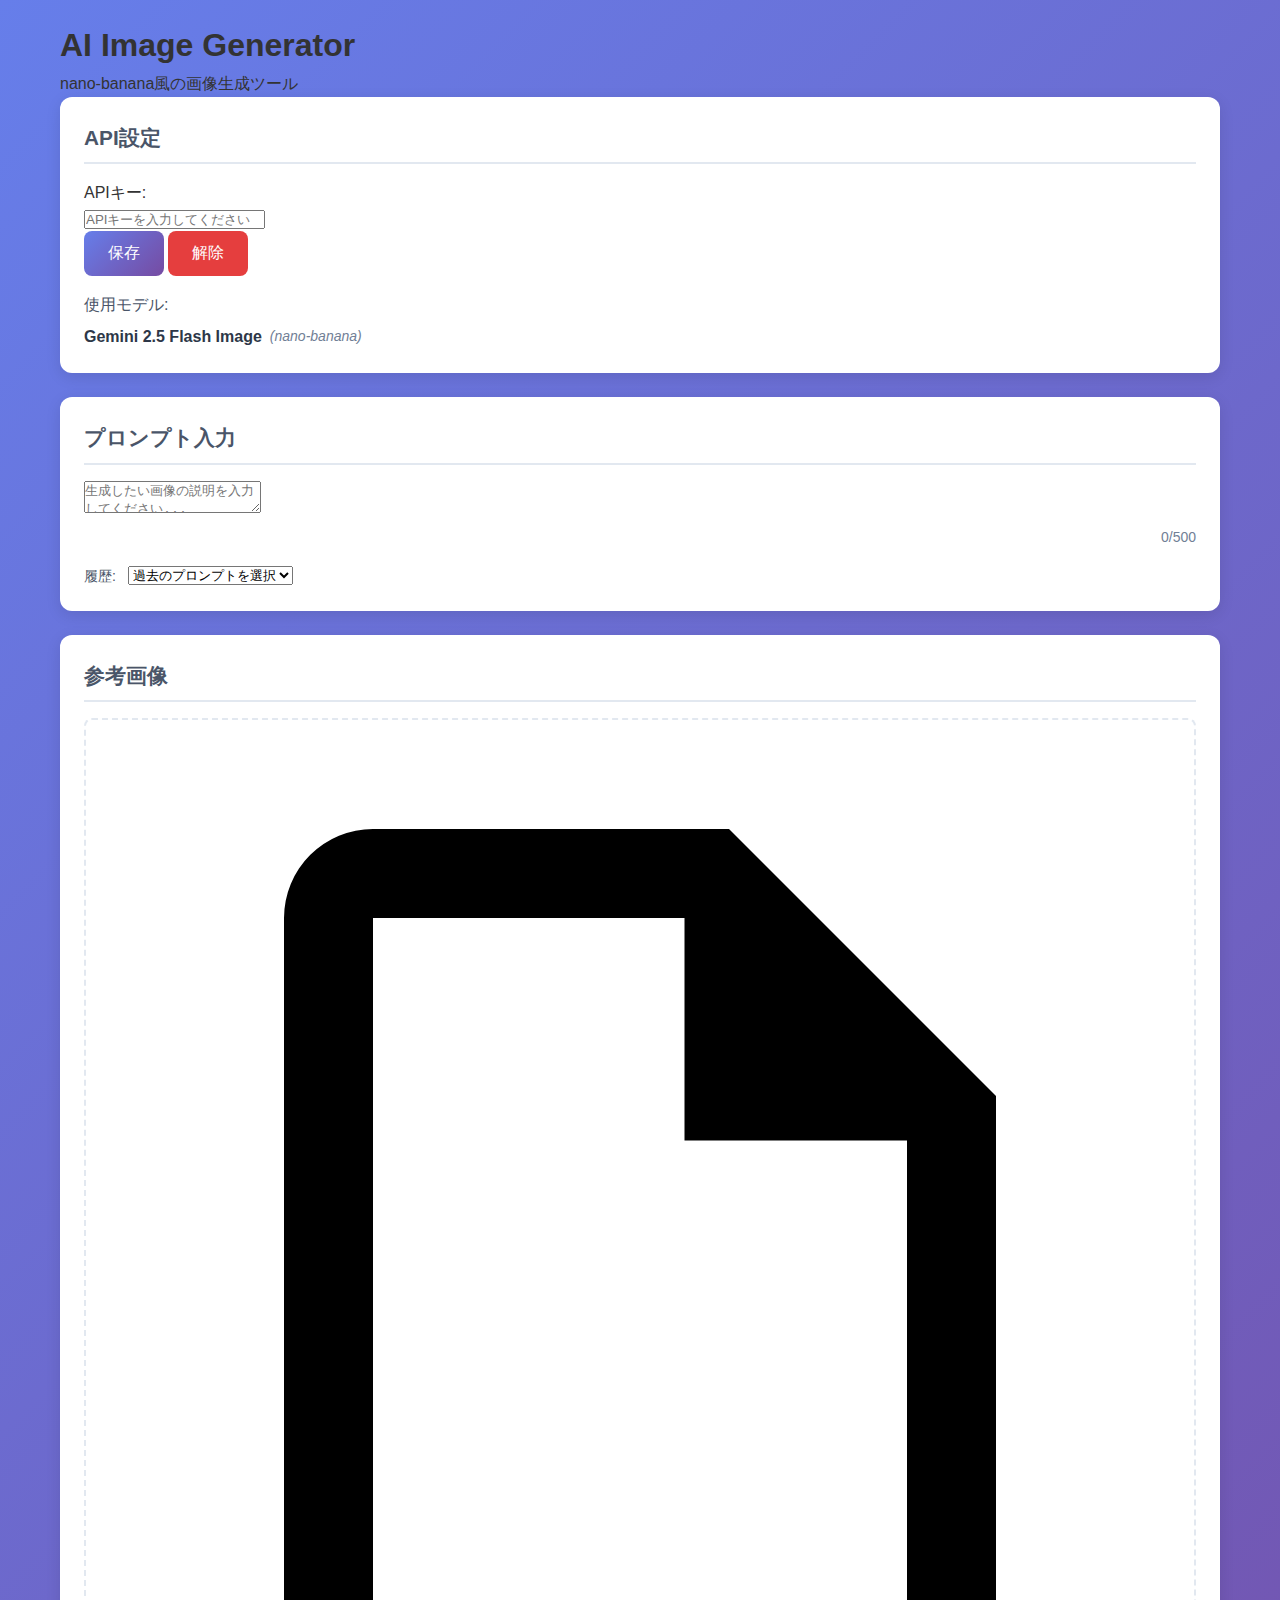
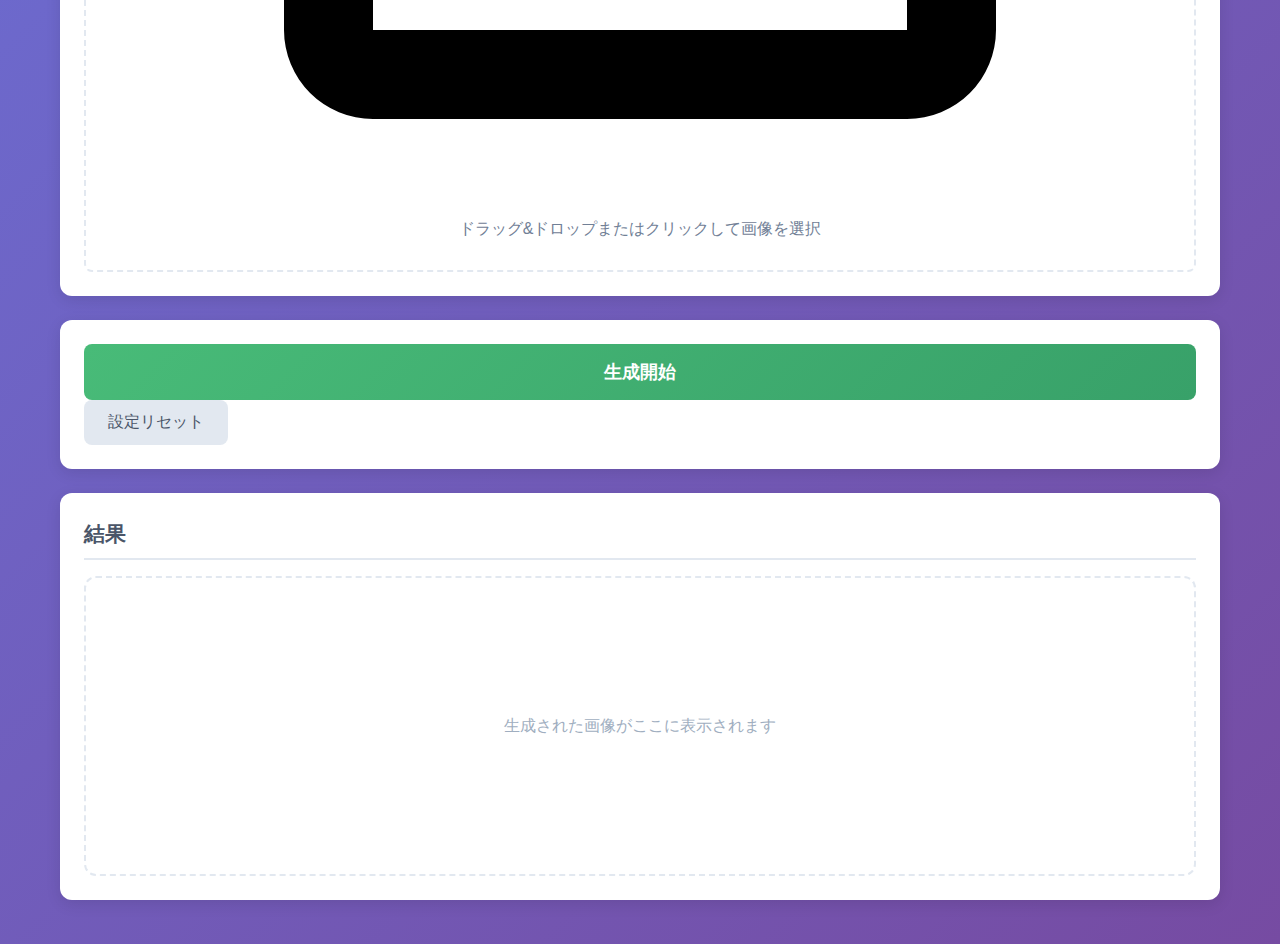
<file: index.html>
<!DOCTYPE html>
<html lang="ja">
<head>
    <meta charset="UTF-8">
    <meta name="viewport" content="width=device-width, initial-scale=1.0">
    <title>AI Image Generator</title>
    <link rel="stylesheet" href="css/style.css">
</head>
<body>
    <div class="container">
        <header>
            <h1>AI Image Generator</h1>
            <p class="subtitle">nano-banana風の画像生成ツール</p>
        </header>

        <main>
            <!-- API設定セクション -->
            <section class="section api-config">
                <h2>API設定</h2>
                <div class="form-group">
                    <label for="api-key">APIキー:</label>
                    <div class="api-input-container">
                        <input type="password" id="api-key" placeholder="APIキーを入力してください">
                        <div id="api-status" class="api-status hidden">
                            <span class="status-icon">✓</span>
                            <span class="status-text">設定済み</span>
                        </div>
                    </div>
                    <div class="api-buttons">
                        <button id="save-config" class="btn btn-primary">保存</button>
                        <button id="clear-config" class="btn btn-danger">解除</button>
                    </div>
                </div>
                <div class="model-info">
                    <label>使用モデル:</label>
                    <div class="model-display">
                        <strong>Gemini 2.5 Flash Image</strong>
                        <span class="model-nickname">(nano-banana)</span>
                    </div>
                </div>
            </section>

            <!-- プロンプト入力セクション -->
            <section class="section prompt-input">
                <h2>プロンプト入力</h2>
                <div class="form-group">
                    <textarea id="prompt-text" placeholder="生成したい画像の説明を入力してください..."></textarea>
                    <div class="char-counter">
                        <span id="char-count">0</span>/500
                    </div>
                </div>
                <div class="prompt-history">
                    <label>履歴:</label>
                    <select id="prompt-history-select">
                        <option value="">過去のプロンプトを選択</option>
                    </select>
                </div>
            </section>

            <!-- 参考画像入力セクション -->
            <section class="section reference-image">
                <h2>参考画像</h2>
                <div class="image-upload-area" id="image-upload">
                    <div class="upload-placeholder">
                        <svg class="upload-icon" viewBox="0 0 24 24">
                            <path d="M14,2H6A2,2 0 0,0 4,4V20A2,2 0 0,0 6,22H18A2,2 0 0,0 20,20V8L14,2M18,20H6V4H13V9H18V20Z" />
                        </svg>
                        <p>ドラッグ&ドロップまたはクリックして画像を選択</p>
                    </div>
                    <input type="file" id="file-input" accept="image/*" hidden>
                </div>
                <div id="image-preview" class="image-preview hidden">
                    <img id="preview-img" alt="プレビュー">
                    <button id="remove-image" class="btn btn-danger">削除</button>
                </div>
            </section>

            <!-- 制御ボタン -->
            <section class="section controls">
                <button id="generate-btn" class="btn btn-generate">生成開始</button>
                <button id="reset-btn" class="btn btn-secondary">設定リセット</button>
            </section>

            <!-- 結果表示セクション -->
            <section class="section result">
                <h2>結果</h2>
                <div id="result-area" class="result-area">
                    <div class="result-placeholder">
                        <p>生成された画像がここに表示されます</p>
                    </div>
                </div>
                <div id="result-controls" class="result-controls hidden">
                    <button id="download-btn" class="btn btn-primary">ダウンロード</button>
                    <button id="regenerate-btn" class="btn btn-secondary">再生成</button>
                </div>
            </section>

            <!-- ローディング表示 -->
            <div id="loading" class="loading hidden">
                <div class="spinner"></div>
                <p>画像を生成中...</p>
            </div>
        </main>
    </div>

    <script src="js/app.js"></script>
</body>
</html>
</file>
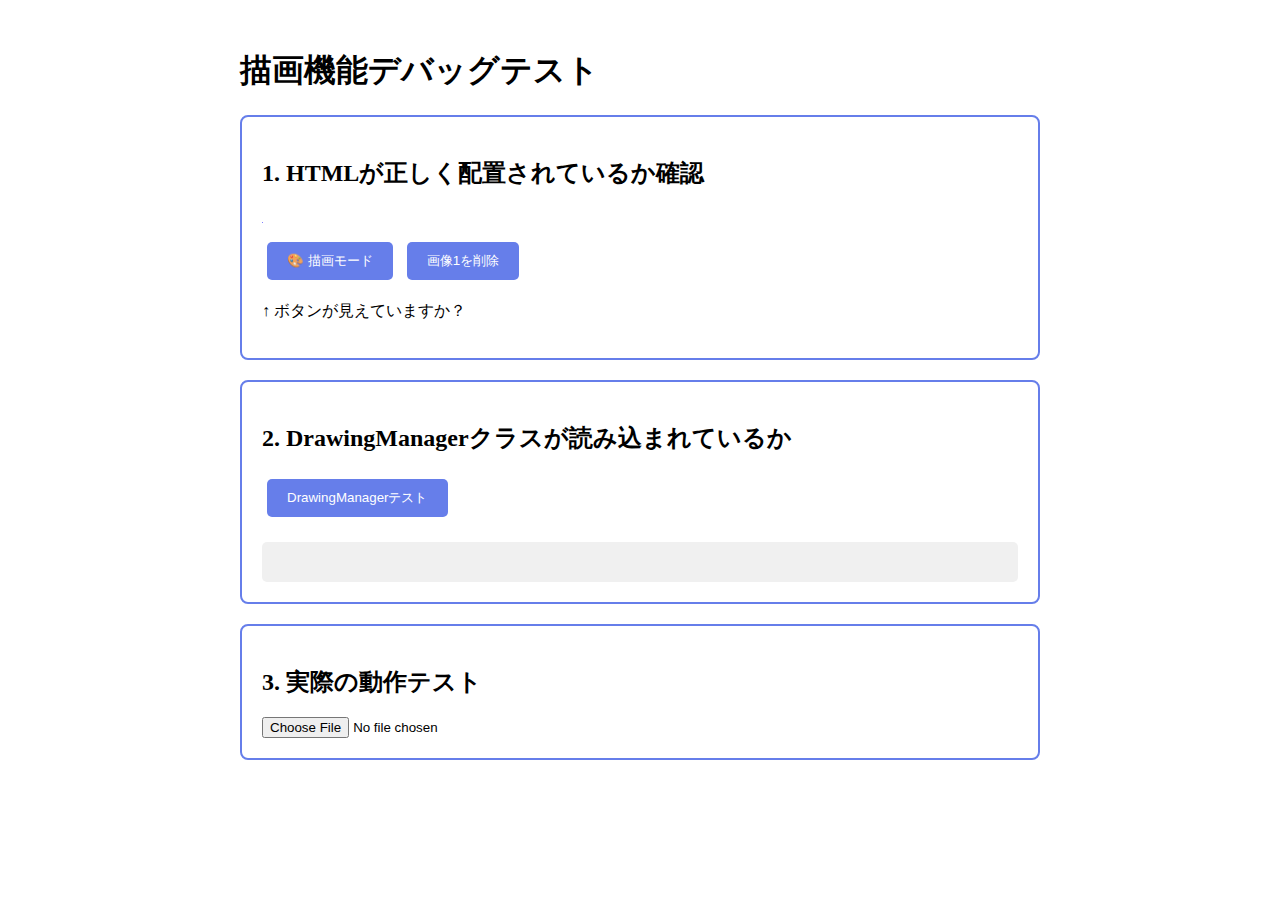
<file: test-drawing.html>
<!DOCTYPE html>
<html lang="ja">
<head>
    <meta charset="UTF-8">
    <title>描画機能テスト</title>
    <style>
        .container { max-width: 800px; margin: 0 auto; padding: 20px; }
        .test-section { margin: 20px 0; padding: 20px; border: 2px solid #667eea; border-radius: 8px; }
        .btn { padding: 10px 20px; margin: 5px; cursor: pointer; background: #667eea; color: white; border: none; border-radius: 5px; }
        .btn:hover { background: #5a67d8; }
        .hidden { display: none !important; }
        .image-preview { margin-top: 20px; }
        .image-controls { margin-top: 10px; }
        #test-result { margin-top: 20px; padding: 20px; background: #f0f0f0; border-radius: 5px; }
    </style>
</head>
<body>
    <div class="container">
        <h1>描画機能デバッグテスト</h1>

        <div class="test-section">
            <h2>1. HTMLが正しく配置されているか確認</h2>
            <div id="image-preview-1" class="image-preview">
                <div class="image-canvas-container">
                    <img id="preview-img-1" alt="テスト画像" src="[data-uri]">
                    <canvas id="drawing-canvas-1" class="drawing-canvas hidden"></canvas>
                </div>
                <div class="image-controls">
                    <button id="toggle-drawing-1" class="btn btn-secondary">🎨 描画モード</button>
                    <button id="remove-image-1" class="btn btn-secondary">画像1を削除</button>
                </div>
            </div>
            <p>↑ ボタンが見えていますか？</p>
        </div>

        <div class="test-section">
            <h2>2. DrawingManagerクラスが読み込まれているか</h2>
            <button onclick="testDrawingManager()" class="btn">DrawingManagerテスト</button>
            <div id="test-result"></div>
        </div>

        <div class="test-section">
            <h2>3. 実際の動作テスト</h2>
            <input type="file" id="test-file" accept="image/*">
            <div id="test-preview" class="hidden">
                <img id="test-img" style="max-width: 300px;">
                <div class="image-controls">
                    <button id="test-toggle" class="btn">🎨 描画モード</button>
                </div>
            </div>
        </div>
    </div>

    <script src="js/drawing.js"></script>
    <script>
        function testDrawingManager() {
            const result = document.getElementById('test-result');
            try {
                if (typeof DrawingManager !== 'undefined') {
                    result.innerHTML = '<span style="color: green;">✅ DrawingManagerクラスが存在します</span>';

                    // 実際に初期化してみる
                    const manager = new DrawingManager(1);
                    result.innerHTML += '<br><span style="color: green;">✅ DrawingManagerが初期化できました</span>';
                } else {
                    result.innerHTML = '<span style="color: red;">❌ DrawingManagerクラスが見つかりません</span>';
                }
            } catch (error) {
                result.innerHTML = '<span style="color: red;">❌ エラー: ' + error.message + '</span>';
            }
        }

        // ファイルアップロードテスト
        document.getElementById('test-file').addEventListener('change', (e) => {
            const file = e.target.files[0];
            if (file) {
                const reader = new FileReader();
                reader.onload = (e) => {
                    document.getElementById('test-img').src = e.target.result;
                    document.getElementById('test-preview').classList.remove('hidden');
                };
                reader.readAsDataURL(file);
            }
        });

        // 描画モードボタンテスト
        document.getElementById('test-toggle').addEventListener('click', () => {
            alert('描画モードボタンがクリックされました！');
        });

        // ページ読み込み時の自動チェック
        window.addEventListener('load', () => {
            console.log('DrawingManager存在チェック:', typeof DrawingManager !== 'undefined');
            console.log('描画モードボタン要素:', document.getElementById('toggle-drawing-1'));
        });
    </script>
</body>
</html>
</file>
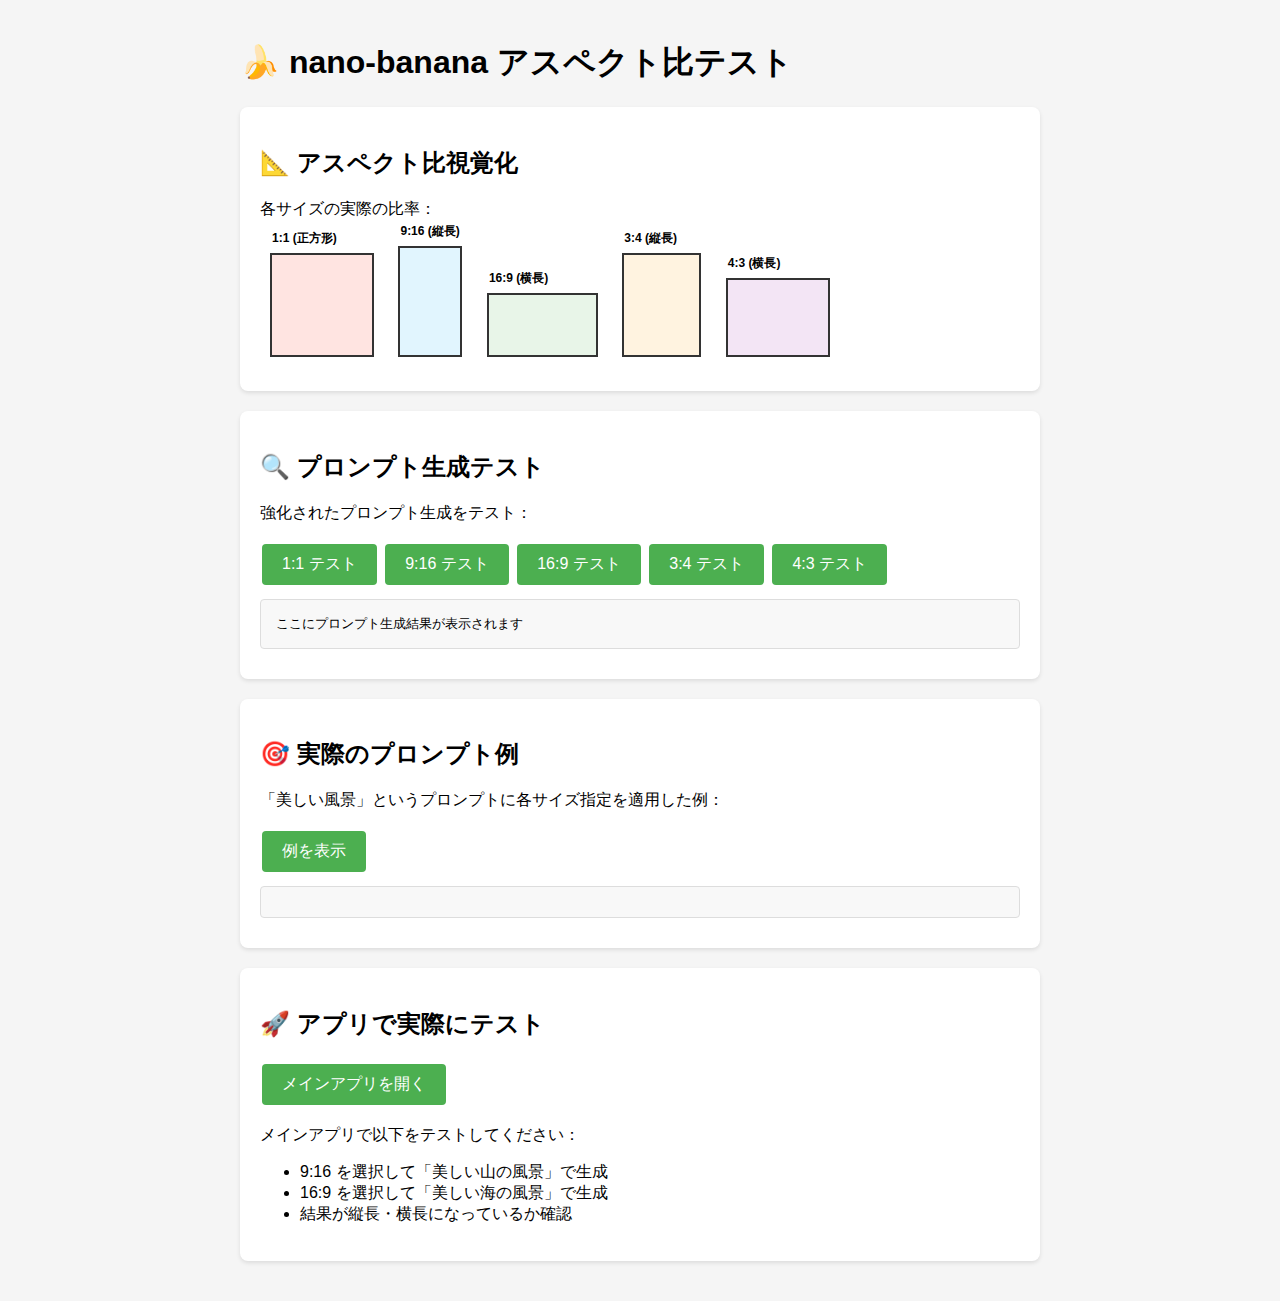
<file: test-size.html>
<!DOCTYPE html>
<html lang="ja">
<head>
    <meta charset="UTF-8">
    <meta name="viewport" content="width=device-width, initial-scale=1.0">
    <title>アスペクト比テスト - nano-banana</title>
    <style>
        body {
            font-family: Arial, sans-serif;
            max-width: 800px;
            margin: 0 auto;
            padding: 20px;
            background-color: #f5f5f5;
        }
        .test-section {
            background: white;
            padding: 20px;
            margin: 20px 0;
            border-radius: 8px;
            box-shadow: 0 2px 4px rgba(0,0,0,0.1);
        }
        .test-button {
            background-color: #4CAF50;
            border: none;
            color: white;
            padding: 10px 20px;
            text-align: center;
            text-decoration: none;
            display: inline-block;
            font-size: 16px;
            margin: 4px 2px;
            cursor: pointer;
            border-radius: 4px;
        }
        .test-output {
            background-color: #f8f8f8;
            border: 1px solid #ddd;
            padding: 15px;
            margin: 10px 0;
            border-radius: 4px;
            font-family: monospace;
            white-space: pre-wrap;
        }
        .size-example {
            display: inline-block;
            border: 2px solid #333;
            margin: 10px;
            position: relative;
        }
        .size-label {
            position: absolute;
            top: -25px;
            left: 0;
            font-size: 12px;
            font-weight: bold;
        }
        .square { width: 100px; height: 100px; background-color: #FFE4E1; }
        .portrait-916 { width: 60px; height: 107px; background-color: #E1F5FE; }
        .landscape-169 { width: 107px; height: 60px; background-color: #E8F5E8; }
        .portrait-34 { width: 75px; height: 100px; background-color: #FFF3E0; }
        .landscape-43 { width: 100px; height: 75px; background-color: #F3E5F5; }
    </style>
</head>
<body>
    <h1>🍌 nano-banana アスペクト比テスト</h1>

    <div class="test-section">
        <h2>📐 アスペクト比視覚化</h2>
        <p>各サイズの実際の比率：</p>

        <div class="size-example">
            <div class="size-label">1:1 (正方形)</div>
            <div class="square"></div>
        </div>

        <div class="size-example">
            <div class="size-label">9:16 (縦長)</div>
            <div class="portrait-916"></div>
        </div>

        <div class="size-example">
            <div class="size-label">16:9 (横長)</div>
            <div class="landscape-169"></div>
        </div>

        <div class="size-example">
            <div class="size-label">3:4 (縦長)</div>
            <div class="portrait-34"></div>
        </div>

        <div class="size-example">
            <div class="size-label">4:3 (横長)</div>
            <div class="landscape-43"></div>
        </div>
    </div>

    <div class="test-section">
        <h2>🔍 プロンプト生成テスト</h2>
        <p>強化されたプロンプト生成をテスト：</p>

        <button class="test-button" onclick="testSizePrompt('1:1')">1:1 テスト</button>
        <button class="test-button" onclick="testSizePrompt('9:16')">9:16 テスト</button>
        <button class="test-button" onclick="testSizePrompt('16:9')">16:9 テスト</button>
        <button class="test-button" onclick="testSizePrompt('3:4')">3:4 テスト</button>
        <button class="test-button" onclick="testSizePrompt('4:3')">4:3 テスト</button>

        <div id="test-output" class="test-output">ここにプロンプト生成結果が表示されます</div>
    </div>

    <div class="test-section">
        <h2>🎯 実際のプロンプト例</h2>
        <p>「美しい風景」というプロンプトに各サイズ指定を適用した例：</p>
        <button class="test-button" onclick="showRealExample()">例を表示</button>
        <div id="example-output" class="test-output"></div>
    </div>

    <div class="test-section">
        <h2>🚀 アプリで実際にテスト</h2>
        <p><a href="index.html" class="test-button">メインアプリを開く</a></p>
        <p>メインアプリで以下をテストしてください：</p>
        <ul>
            <li>9:16 を選択して「美しい山の風景」で生成</li>
            <li>16:9 を選択して「美しい海の風景」で生成</li>
            <li>結果が縦長・横長になっているか確認</li>
        </ul>
    </div>

    <script>
        // テスト用のgetSizePrompt関数（実装から複製）
        function getSizePrompt(sizeRatio) {
            switch(sizeRatio) {
                case '1:1':
                    return {
                        prefix: '[Square Format 1:1] ',
                        suffix: ' Create this as a perfect square composition in 1:1 aspect ratio format. Square image only.'
                    };
                case '9:16':
                    return {
                        prefix: '[Vertical Portrait 9:16] ',
                        suffix: ' Create this as a tall vertical portrait in 9:16 aspect ratio format. Use portrait orientation with height significantly greater than width. Tall format only.'
                    };
                case '16:9':
                    return {
                        prefix: '[Horizontal Landscape 16:9] ',
                        suffix: ' Create this as a wide horizontal landscape in 16:9 aspect ratio format. Use landscape orientation with width significantly greater than height. Wide format only.'
                    };
                case '4:3':
                    return {
                        prefix: '[Horizontal 4:3] ',
                        suffix: ' Create this as a horizontal landscape in 4:3 aspect ratio format. Landscape orientation with traditional photography proportions.'
                    };
                case '3:4':
                    return {
                        prefix: '[Vertical Portrait 3:4] ',
                        suffix: ' Create this as a vertical portrait in 3:4 aspect ratio format. Portrait orientation with classic photography proportions.'
                    };
                default:
                    return {
                        prefix: '[Square Format 1:1] ',
                        suffix: ' Create this as a perfect square composition in 1:1 aspect ratio format. Square image only.'
                    };
            }
        }

        function testSizePrompt(sizeRatio) {
            const sizePrompt = getSizePrompt(sizeRatio);
            const testPrompt = "美しい自然の風景";
            const enhancedPrompt = `${sizePrompt.prefix}${testPrompt}${sizePrompt.suffix}`;

            const output = document.getElementById('test-output');
            output.textContent =
`🎯 サイズ: ${sizeRatio}
📝 元のプロンプト: "${testPrompt}"
🔢 プリフィックス: "${sizePrompt.prefix}"
🔚 サフィックス: "${sizePrompt.suffix}"

✨ 最終プロンプト:
"${enhancedPrompt}"`;
        }

        function showRealExample() {
            const examples = {
                '1:1': getSizePrompt('1:1'),
                '9:16': getSizePrompt('9:16'),
                '16:9': getSizePrompt('16:9'),
                '3:4': getSizePrompt('3:4'),
                '4:3': getSizePrompt('4:3')
            };

            const basePrompt = "美しい風景";
            let output = "基本プロンプト: \"" + basePrompt + "\"\n\n";

            for (const [size, prompt] of Object.entries(examples)) {
                const enhanced = `${prompt.prefix}${basePrompt}${prompt.suffix}`;
                output += `【${size}】\n"${enhanced}"\n\n`;
            }

            document.getElementById('example-output').textContent = output;
        }
    </script>
</body>
</html>
</file>
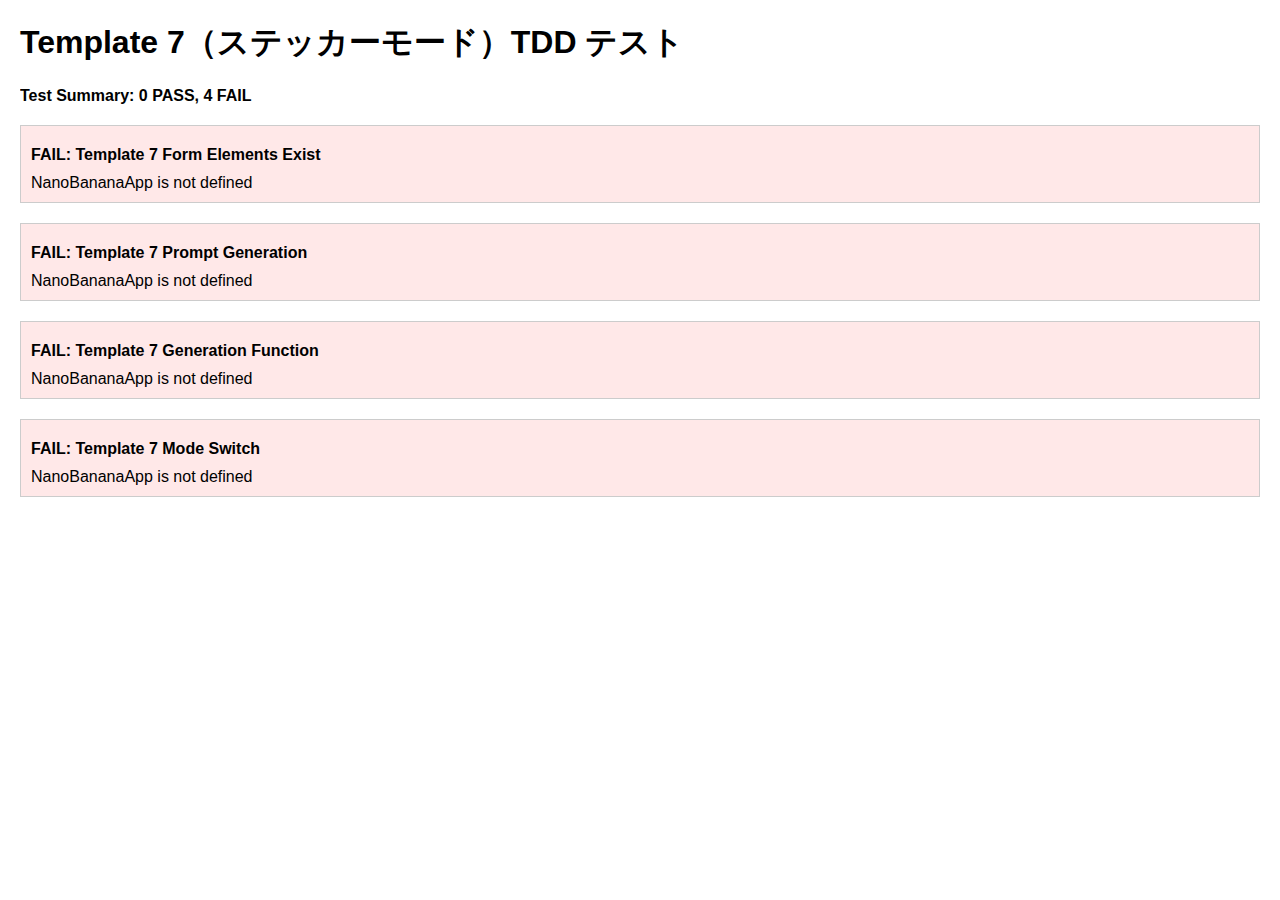
<file: test-template7.html>
<!DOCTYPE html>
<html lang="ja">
<head>
    <meta charset="UTF-8">
    <meta name="viewport" content="width=device-width, initial-scale=1.0">
    <title>Template 7 TDD Tests</title>
    <style>
        body { font-family: Arial, sans-serif; margin: 20px; }
        .test-section { margin: 20px 0; padding: 10px; border: 1px solid #ccc; }
        .test-pass { background-color: #e8f5e8; }
        .test-fail { background-color: #ffe8e8; }
        .test-result { font-weight: bold; margin: 10px 0; }
        .hidden { display: none !important; }
    </style>
</head>
<body>
    <h1>Template 7（ステッカーモード）TDD テスト</h1>

    <div id="test-results"></div>

    <!-- テスト用のダミーHTMLエレメント -->
    <div style="display: none;">
        <!-- mode-tab要素追加 -->
        <button class="mode-tab" data-mode="template7">Template 7</button>

        <!-- switchModeが参照する他の要素も追加 -->
        <div class="prompt-section hidden"></div>
        <div class="template5-form hidden"></div>
        <div class="template6-form hidden"></div>

        <select id="t7-style">
            <option value="kawaii">Kawaii</option>
            <option value="minimal">Minimal</option>
        </select>
        <input id="t7-subject" type="text" value="cat">
        <input id="t7-characteristics" type="text" value="orange, sitting">
        <select id="t7-background">
            <option value="transparent">Transparent</option>
            <option value="solid">Solid Color</option>
        </select>
        <textarea id="t7-preview"></textarea>
        <button id="generate-template7">Generate</button>

        <!-- モード切り替えテスト用の要素 -->
        <section class="section template7-form hidden">
            <h2>🏷️ ステッカーモード</h2>
            <!-- テスト用の最小構成 -->
        </section>
    </div>

    <script src="js/app.js"></script>
    <script>
        // TDD Red段階：失敗するテストケース

        let testResults = [];

        function runTest(testName, testFunction) {
            try {
                const result = testFunction();
                if (result) {
                    testResults.push({ name: testName, status: 'PASS', message: result });
                } else {
                    testResults.push({ name: testName, status: 'FAIL', message: 'Test returned false' });
                }
            } catch (error) {
                testResults.push({ name: testName, status: 'FAIL', message: error.message });
            }
        }

        // テスト1: Template 7フォーム要素の存在確認
        runTest('Template 7 Form Elements Exist', () => {
            const app = new NanoBananaApp();
            app.bindElements();

            // これらの要素は存在しないので失敗する（Red段階）
            const hasStyleSelect = !!app.elements.t7Style;
            const hasSubjectInput = !!app.elements.t7Subject;
            const hasCharacteristicsInput = !!app.elements.t7Characteristics;
            const hasBackgroundSelect = !!app.elements.t7Background;
            const hasPreview = !!app.elements.t7Preview;
            const hasGenerateBtn = !!app.elements.generateTemplate7Btn;

            if (!hasStyleSelect) throw new Error('t7Style element not found');
            if (!hasSubjectInput) throw new Error('t7Subject element not found');
            if (!hasCharacteristicsInput) throw new Error('t7Characteristics element not found');
            if (!hasBackgroundSelect) throw new Error('t7Background element not found');
            if (!hasPreview) throw new Error('t7Preview element not found');
            if (!hasGenerateBtn) throw new Error('generateTemplate7Btn element not found');

            return 'All Template 7 elements found';
        });

        // テスト2: Template 7プロンプト生成機能
        runTest('Template 7 Prompt Generation', () => {
            const app = new NanoBananaApp();
            app.bindElements();

            // updateTemplate7Preview メソッドが存在しないので失敗する（Red段階）
            if (typeof app.updateTemplate7Preview !== 'function') {
                throw new Error('updateTemplate7Preview method not found');
            }

            // テスト用の値を設定
            app.elements.t7Style.value = 'kawaii';
            app.elements.t7Subject.value = 'cat';
            app.elements.t7Characteristics.value = 'orange, sitting';
            app.elements.t7Background.value = 'transparent';

            // プロンプト生成を実行
            app.updateTemplate7Preview();

            // 期待される出力をチェック
            const expectedPrompt = 'A kawaii style sticker featuring cat with orange, sitting. The design should have clean edges, vibrant colors, and work well as a standalone sticker. transparent background.';
            const actualPrompt = app.elements.t7Preview.value;

            if (actualPrompt !== expectedPrompt) {
                throw new Error(`Expected: ${expectedPrompt}, but got: ${actualPrompt}`);
            }

            return 'Template 7 prompt generated correctly';
        });

        // テスト3: Template 7生成機能
        runTest('Template 7 Generation Function', () => {
            const app = new NanoBananaApp();
            app.bindElements();

            // generateTemplate7 メソッドが存在しないので失敗する（Red段階）
            if (typeof app.generateTemplate7 !== 'function') {
                throw new Error('generateTemplate7 method not found');
            }

            return 'Template 7 generation function exists';
        });

        // テスト4: Template 7モード切り替え
        runTest('Template 7 Mode Switch', () => {
            const app = new NanoBananaApp();
            app.bindElements();

            // template7モードが存在しないので失敗する（Red段階）
            app.switchMode('template7');

            if (app.currentMode !== 'template7') {
                throw new Error(`Expected mode 'template7', but got '${app.currentMode}'`);
            }

            // template7フォームが表示されるかチェック
            const template7Form = document.querySelector('.template7-form');
            if (!template7Form) {
                throw new Error('template7-form element not found');
            }

            if (template7Form.classList.contains('hidden')) {
                throw new Error('template7-form should be visible when template7 mode is active');
            }

            return 'Template 7 mode switch works correctly';
        });

        // テスト結果を表示
        function displayResults() {
            const resultsDiv = document.getElementById('test-results');
            let html = '';

            testResults.forEach(test => {
                const cssClass = test.status === 'PASS' ? 'test-pass' : 'test-fail';
                html += `
                    <div class="test-section ${cssClass}">
                        <div class="test-result">${test.status}: ${test.name}</div>
                        <div>${test.message}</div>
                    </div>
                `;
            });

            const passCount = testResults.filter(t => t.status === 'PASS').length;
            const failCount = testResults.filter(t => t.status === 'FAIL').length;

            html = `
                <div class="test-result">
                    Test Summary: ${passCount} PASS, ${failCount} FAIL
                </div>
                ${html}
            `;

            resultsDiv.innerHTML = html;
        }

        // DOMContentLoaded後にテスト実行
        document.addEventListener('DOMContentLoaded', () => {
            setTimeout(() => {
                displayResults();
            }, 100);
        });
    </script>
</body>
</html>
</file>
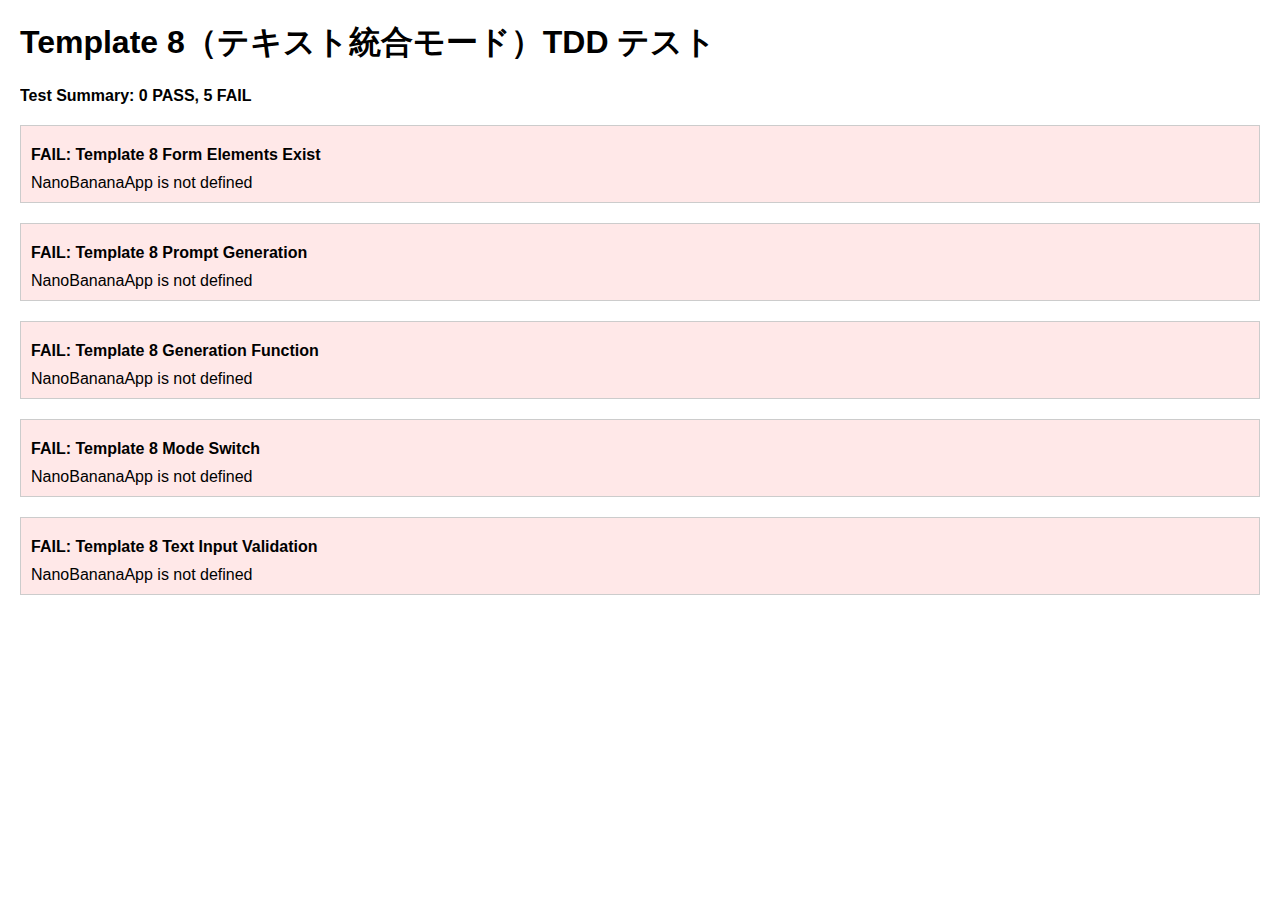
<file: test-template8.html>
<!DOCTYPE html>
<html lang="ja">
<head>
    <meta charset="UTF-8">
    <meta name="viewport" content="width=device-width, initial-scale=1.0">
    <title>Template 8 TDD Tests</title>
    <style>
        body { font-family: Arial, sans-serif; margin: 20px; }
        .test-section { margin: 20px 0; padding: 10px; border: 1px solid #ccc; }
        .test-pass { background-color: #e8f5e8; }
        .test-fail { background-color: #ffe8e8; }
        .test-result { font-weight: bold; margin: 10px 0; }
        .hidden { display: none !important; }
    </style>
</head>
<body>
    <h1>Template 8（テキスト統合モード）TDD テスト</h1>

    <div id="test-results"></div>

    <!-- テスト用のダミーHTMLエレメント -->
    <div style="display: none;">
        <!-- mode-tab要素追加 -->
        <button class="mode-tab" data-mode="template8">Template 8</button>

        <!-- switchModeが参照する他の要素も追加 -->
        <div class="prompt-section hidden"></div>
        <div class="template5-form hidden"></div>
        <div class="template6-form hidden"></div>
        <div class="template7-form hidden"></div>

        <input id="t8-text" type="text" value="Hello World">
        <select id="t8-design-type">
            <option value="poster">Poster</option>
            <option value="logo">Logo</option>
        </select>
        <select id="t8-font-style">
            <option value="handwritten">Handwritten</option>
            <option value="print">Print</option>
        </select>
        <select id="t8-placement">
            <option value="center">Center</option>
            <option value="top">Top</option>
        </select>
        <select id="t8-color-theme">
            <option value="colorful">Colorful</option>
            <option value="monochrome">Monochrome</option>
        </select>
        <textarea id="t8-preview"></textarea>
        <button id="generate-template8">Generate</button>

        <!-- モード切り替えテスト用の要素 -->
        <section class="section template8-form hidden">
            <h2>📝 テキスト統合モード</h2>
            <!-- テスト用の最小構成 -->
        </section>
    </div>

    <script src="js/app.js"></script>
    <script>
        // TDD Red段階：失敗するテストケース

        let testResults = [];

        function runTest(testName, testFunction) {
            try {
                const result = testFunction();
                if (result) {
                    testResults.push({ name: testName, status: 'PASS', message: result });
                } else {
                    testResults.push({ name: testName, status: 'FAIL', message: 'Test returned false' });
                }
            } catch (error) {
                testResults.push({ name: testName, status: 'FAIL', message: error.message });
            }
        }

        // テスト1: Template 8フォーム要素の存在確認
        runTest('Template 8 Form Elements Exist', () => {
            const app = new NanoBananaApp();
            app.bindElements();

            // これらの要素は存在しないので失敗する（Red段階）
            const hasTextInput = !!app.elements.t8Text;
            const hasDesignTypeSelect = !!app.elements.t8DesignType;
            const hasFontStyleSelect = !!app.elements.t8FontStyle;
            const hasPlacementSelect = !!app.elements.t8Placement;
            const hasColorThemeSelect = !!app.elements.t8ColorTheme;
            const hasPreview = !!app.elements.t8Preview;
            const hasGenerateBtn = !!app.elements.generateTemplate8Btn;

            if (!hasTextInput) throw new Error('t8Text element not found');
            if (!hasDesignTypeSelect) throw new Error('t8DesignType element not found');
            if (!hasFontStyleSelect) throw new Error('t8FontStyle element not found');
            if (!hasPlacementSelect) throw new Error('t8Placement element not found');
            if (!hasColorThemeSelect) throw new Error('t8ColorTheme element not found');
            if (!hasPreview) throw new Error('t8Preview element not found');
            if (!hasGenerateBtn) throw new Error('generateTemplate8Btn element not found');

            return 'All Template 8 elements found';
        });

        // テスト2: Template 8プロンプト生成機能
        runTest('Template 8 Prompt Generation', () => {
            const app = new NanoBananaApp();
            app.bindElements();

            // updateTemplate8Preview メソッドが存在しないので失敗する（Red段階）
            if (typeof app.updateTemplate8Preview !== 'function') {
                throw new Error('updateTemplate8Preview method not found');
            }

            // テスト用の値を設定
            app.elements.t8Text.value = 'Hello World';
            app.elements.t8DesignType.value = 'poster';
            app.elements.t8FontStyle.value = 'handwritten';
            app.elements.t8Placement.value = 'center';
            app.elements.t8ColorTheme.value = 'colorful';

            // プロンプト生成を実行
            app.updateTemplate8Preview();

            // 期待される出力をチェック
            const expectedPrompt = 'Create a poster with the text \'Hello World\' in handwritten font. Position the text center with colorful color scheme. The design should be clean and readable.';
            const actualPrompt = app.elements.t8Preview.value;

            if (actualPrompt !== expectedPrompt) {
                throw new Error(`Expected: ${expectedPrompt}, but got: ${actualPrompt}`);
            }

            return 'Template 8 prompt generated correctly';
        });

        // テスト3: Template 8生成機能
        runTest('Template 8 Generation Function', () => {
            const app = new NanoBananaApp();
            app.bindElements();

            // generateTemplate8 メソッドが存在しないので失敗する（Red段階）
            if (typeof app.generateTemplate8 !== 'function') {
                throw new Error('generateTemplate8 method not found');
            }

            return 'Template 8 generation function exists';
        });

        // テスト4: Template 8モード切り替え
        runTest('Template 8 Mode Switch', () => {
            const app = new NanoBananaApp();
            app.bindElements();

            // template8モードが存在しないので失敗する（Red段階）
            app.switchMode('template8');

            if (app.currentMode !== 'template8') {
                throw new Error(`Expected mode 'template8', but got '${app.currentMode}'`);
            }

            // template8フォームが表示されるかチェック
            const template8Form = document.querySelector('.template8-form');
            if (!template8Form) {
                throw new Error('template8-form element not found');
            }

            if (template8Form.classList.contains('hidden')) {
                throw new Error('template8-form should be visible when template8 mode is active');
            }

            return 'Template 8 mode switch works correctly';
        });

        // テスト5: Template 8テキスト入力バリデーション
        runTest('Template 8 Text Input Validation', () => {
            const app = new NanoBananaApp();
            app.bindElements();

            // テキストが空の場合の処理をテスト
            app.elements.t8Text.value = '';

            if (typeof app.updateTemplate8Preview !== 'function') {
                throw new Error('updateTemplate8Preview method not found');
            }

            app.updateTemplate8Preview();

            const expectedPrompt = 'フォームを入力すると、ここにプロンプトが表示されます';
            const actualPrompt = app.elements.t8Preview.value;

            if (actualPrompt !== expectedPrompt) {
                throw new Error(`Expected empty text to show placeholder, but got: ${actualPrompt}`);
            }

            return 'Template 8 text validation works correctly';
        });

        // テスト結果を表示
        function displayResults() {
            const resultsDiv = document.getElementById('test-results');
            let html = '';

            testResults.forEach(test => {
                const cssClass = test.status === 'PASS' ? 'test-pass' : 'test-fail';
                html += `
                    <div class="test-section ${cssClass}">
                        <div class="test-result">${test.status}: ${test.name}</div>
                        <div>${test.message}</div>
                    </div>
                `;
            });

            const passCount = testResults.filter(t => t.status === 'PASS').length;
            const failCount = testResults.filter(t => t.status === 'FAIL').length;

            html = `
                <div class="test-result">
                    Test Summary: ${passCount} PASS, ${failCount} FAIL
                </div>
                ${html}
            `;

            resultsDiv.innerHTML = html;
        }

        // DOMContentLoaded後にテスト実行
        document.addEventListener('DOMContentLoaded', () => {
            setTimeout(() => {
                displayResults();
            }, 100);
        });
    </script>
</body>
</html>
</file>
<file: css/style.css>
/* Reset CSS */
* {
    margin: 0;
    padding: 0;
    box-sizing: border-box;
}

/* 基本スタイル */
body {
    font-family: -apple-system, BlinkMacSystemFont, 'Segoe UI', 'Roboto', sans-serif;
    background: linear-gradient(135deg, #667eea 0%, #764ba2 100%);
    min-height: 100vh;
    color: #333;
    line-height: 1.6;
}

/* コンテナ */
.container {
    max-width: 1200px;
    margin: 0 auto;
    padding: 20px;
    position: relative;
}

/* ヘッダー */
.header {
    text-align: center;
    margin-bottom: 40px;
    color: white;
}

.header h1 {
    font-size: 2.5rem;
    font-weight: 700;
    margin-bottom: 10px;
    text-shadow: 0 2px 4px rgba(0,0,0,0.3);
}

.header .subtitle {
    font-size: 1.1rem;
    opacity: 0.9;
}

/* セクション */
.section {
    background: white;
    border-radius: 12px;
    padding: 1.5rem;
    margin-bottom: 1.5rem;
    box-shadow: 0 4px 15px rgba(0,0,0,0.1);
    transition: transform 0.2s ease, box-shadow 0.2s ease;
}

.section:hover {
    transform: translateY(-2px);
    box-shadow: 0 6px 20px rgba(0,0,0,0.15);
}

.section:last-child {
    margin-bottom: 0;
}

.section h2 {
    font-size: 1.3rem;
    font-weight: 600;
    color: #4a5568;
    margin-bottom: 1rem;
    padding-bottom: 0.5rem;
    border-bottom: 2px solid #e2e8f0;
}

/* 入力グループ */
.input-group {
    margin-bottom: 1rem;
}

.input-group label {
    display: block;
    font-weight: 600;
    color: #4a5568;
    margin-bottom: 0.5rem;
}

/* 入力フィールド */
.input, .textarea {
    width: 100%;
    padding: 12px 16px;
    border: 2px solid #e2e8f0;
    border-radius: 8px;
    font-size: 16px;
    transition: border-color 0.3s ease, box-shadow 0.3s ease;
    font-family: inherit;
}

.input:focus, .textarea:focus {
    outline: none;
    border-color: #667eea;
    box-shadow: 0 0 0 3px rgba(102, 126, 234, 0.1);
}

.textarea {
    resize: vertical;
    min-height: 100px;
    max-height: 200px;
}

/* APIキー設定 */
.api-input-container {
    position: relative;
}

.api-status {
    position: absolute;
    right: 12px;
    top: 50%;
    transform: translateY(-50%);
    display: flex;
    align-items: center;
    gap: 6px;
    color: #48bb78;
    font-size: 14px;
    font-weight: 500;
}

.status-icon {
    background: #48bb78;
    color: white;
    border-radius: 50%;
    width: 20px;
    height: 20px;
    display: flex;
    align-items: center;
    justify-content: center;
    font-size: 12px;
}

/* 文字数カウンター */
.char-counter {
    text-align: right;
    font-size: 14px;
    color: #718096;
    margin-top: 6px;
}

/* プロンプト履歴 */
.prompt-history {
    margin-top: 16px;
    display: flex;
    align-items: center;
    gap: 12px;
    flex-wrap: wrap;
}

.prompt-history label {
    margin-bottom: 0;
    color: #4a5568;
    font-weight: 500;
    font-size: 14px;
}

.history-select {
    flex: 1;
    min-width: 200px;
    padding: 8px 12px;
    border: 2px solid #e2e8f0;
    border-radius: 6px;
    font-size: 14px;
    background: white;
    cursor: pointer;
}

.history-select:focus {
    outline: none;
    border-color: #667eea;
    box-shadow: 0 0 0 3px rgba(102, 126, 234, 0.1);
}

.btn-small {
    padding: 8px 16px;
    font-size: 14px;
}

/* 画像サイズ選択 */
.image-size-selection {
    margin-top: 16px;
    display: flex;
    align-items: center;
    gap: 12px;
    flex-wrap: wrap;
}

.image-size-selection label {
    margin-bottom: 0;
    color: #4a5568;
    font-weight: 500;
    font-size: 14px;
}

.size-select {
    flex: 1;
    min-width: 200px;
    padding: 8px 12px;
    border: 2px solid #e2e8f0;
    border-radius: 6px;
    font-size: 14px;
    background: white;
    cursor: pointer;
}

.size-select:focus {
    outline: none;
    border-color: #667eea;
    box-shadow: 0 0 0 3px rgba(102, 126, 234, 0.1);
}

/* サンプルプロンプト */
.sample-prompts {
    margin-top: 16px;
}

.sample-prompts label {
    display: block;
    font-weight: 500;
    color: #4a5568;
    margin-bottom: 12px;
    font-size: 14px;
}

.sample-grid {
    display: grid;
    grid-template-columns: repeat(auto-fit, minmax(200px, 1fr));
    gap: 8px;
    margin-bottom: 16px;
}

.sample-btn {
    padding: 12px 16px;
    border: 2px solid #e2e8f0;
    border-radius: 8px;
    background: white;
    color: #4a5568;
    font-size: 14px;
    font-weight: 500;
    cursor: pointer;
    transition: all 0.3s ease;
    text-align: left;
    display: flex;
    align-items: center;
    gap: 8px;
}

.sample-explanation-display {
    background: #f7fafc;
    border: 1px solid #e2e8f0;
    border-radius: 8px;
    padding: 12px 16px;
    min-height: 60px;
    display: flex;
    align-items: center;
}

#sample-explanation-content {
    font-size: 14px;
    line-height: 1.4;
    color: #4a5568;
    transition: all 0.3s ease;
}

#sample-explanation-content strong {
    color: #2d3748;
    font-weight: 600;
}

.sample-btn:hover {
    border-color: #667eea;
    background: rgba(102, 126, 234, 0.05);
    transform: translateY(-1px);
    box-shadow: 0 2px 8px rgba(102, 126, 234, 0.2);
}

.sample-btn:active {
    transform: translateY(0);
    box-shadow: 0 1px 4px rgba(102, 126, 234, 0.3);
}

/* 画像アップロード */
.image-upload-area {
    position: relative;
    border: 2px dashed #e2e8f0;
    border-radius: 8px;
    padding: 20px;
    text-align: center;
    transition: border-color 0.3s ease, background-color 0.3s ease;
    cursor: pointer;
}

.image-upload-area:hover {
    border-color: #667eea;
    background-color: rgba(102, 126, 234, 0.05);
}

.image-upload-area.dragover {
    border-color: #667eea;
    background-color: rgba(102, 126, 234, 0.1);
}

.file-input {
    position: absolute;
    top: 0;
    left: 0;
    width: 100%;
    height: 100%;
    opacity: 0;
    cursor: pointer;
    z-index: 1;
}

.upload-placeholder {
    color: #718096;
}

.upload-placeholder p {
    margin-bottom: 8px;
}

.upload-note {
    font-size: 14px;
    color: #a0aec0;
}

.image-preview {
    display: flex;
    flex-direction: column;
    align-items: center;
    gap: 12px;
}

.image-preview img {
    max-width: 200px;
    max-height: 200px;
    border-radius: 8px;
    box-shadow: 0 2px 8px rgba(0,0,0,0.1);
}

.image-preview .btn {
    position: relative;
    z-index: 2;
}

/* ボタン */
.btn {
    padding: 12px 24px;
    border: none;
    border-radius: 8px;
    font-size: 16px;
    font-weight: 500;
    cursor: pointer;
    transition: all 0.3s ease;
    font-family: inherit;
    position: relative;
    overflow: hidden;
}

.btn:disabled {
    opacity: 0.5;
    cursor: not-allowed;
}

.btn-primary {
    background: linear-gradient(135deg, #667eea 0%, #764ba2 100%);
    color: white;
}

.btn-primary:hover:not(:disabled) {
    transform: translateY(-2px);
    box-shadow: 0 5px 15px rgba(102, 126, 234, 0.4);
}

.btn-secondary {
    background: #e2e8f0;
    color: #4a5568;
}

.btn-secondary:hover:not(:disabled) {
    background: #cbd5e0;
    transform: translateY(-1px);
}

.btn-danger {
    background: #e53e3e;
    color: white;
}

.btn-danger:hover:not(:disabled) {
    background: #c53030;
    transform: translateY(-1px);
    box-shadow: 0 3px 10px rgba(229, 62, 62, 0.4);
}

.btn-generate {
    background: linear-gradient(135deg, #48bb78 0%, #38a169 100%);
    color: white;
    width: 100%;
    padding: 16px 24px;
    font-size: 18px;
    font-weight: 600;
}

.btn-generate:hover:not(:disabled) {
    transform: translateY(-2px);
    box-shadow: 0 8px 25px rgba(72, 187, 120, 0.4);
}

/* ボタングループ */
.button-group {
    display: flex;
    gap: 12px;
    margin-top: 12px;
}

/* セキュリティ注釈 */
.security-note {
    margin-top: 12px;
    font-size: 14px;
    color: #4a5568;
    background: #f7fafc;
    border: 1px solid #e2e8f0;
    border-radius: 6px;
    padding: 12px;
    line-height: 1.5;
}

/* テンプレート選択 */
.template-section .mode-selection {
    margin-top: 1rem;
}

.mode-tabs {
    display: grid;
    grid-template-columns: repeat(auto-fit, minmax(200px, 1fr));
    gap: 1rem;
    margin-bottom: 2rem;
}

.mode-tab {
    background: white;
    border: 2px solid #e2e8f0;
    border-radius: 12px;
    padding: 1.5rem;
    text-align: center;
    cursor: pointer;
    transition: all 0.3s ease;
    display: flex;
    flex-direction: column;
    align-items: center;
    gap: 0.75rem;
    position: relative;
    overflow: hidden;
}

.mode-tab:hover {
    border-color: #667eea;
    transform: translateY(-3px);
    box-shadow: 0 8px 25px rgba(102, 126, 234, 0.15);
}

.mode-tab.active {
    border-color: #667eea;
    background: linear-gradient(135deg, rgba(102, 126, 234, 0.1) 0%, rgba(118, 75, 162, 0.1) 100%);
    box-shadow: 0 8px 25px rgba(102, 126, 234, 0.2);
}

.mode-tab.active::before {
    content: '';
    position: absolute;
    top: 0;
    left: 0;
    right: 0;
    height: 4px;
    background: linear-gradient(135deg, #667eea 0%, #764ba2 100%);
}

.mode-icon {
    font-size: 2rem;
    margin-bottom: 0.25rem;
}

.mode-title {
    font-size: 1.1rem;
    font-weight: 600;
    color: #2d3748;
    margin-bottom: 0.25rem;
}

.mode-desc {
    font-size: 0.9rem;
    color: #718096;
    line-height: 1.4;
}

/* テンプレートフォーム */
.template5-form, .template6-form {
    border: 2px solid #667eea;
    border-radius: 12px;
    background: linear-gradient(135deg, rgba(102, 126, 234, 0.02) 0%, rgba(118, 75, 162, 0.02) 100%);
}

.template-description {
    background: rgba(102, 126, 234, 0.08);
    border-radius: 8px;
    padding: 1rem;
    margin-bottom: 1.5rem;
    border-left: 4px solid #667eea;
}

.template-description p {
    margin: 0;
    color: #2d3748;
    line-height: 1.6;
}

.template-form-grid {
    display: grid;
    grid-template-columns: repeat(auto-fit, minmax(300px, 1fr));
    gap: 1.5rem;
    margin-bottom: 2rem;
}

.template-input-group {
    display: flex;
    flex-direction: column;
    gap: 0.5rem;
}

.template-input-group.full-width {
    grid-column: 1 / -1;
}

.template-input-group label {
    font-weight: 600;
    color: #2d3748;
    font-size: 0.95rem;
}

.input-hint {
    color: #718096;
    font-size: 0.8rem;
    font-style: italic;
    margin-top: 0.25rem;
}

.template-actions {
    border-top: 1px solid #e2e8f0;
    padding-top: 1.5rem;
    display: flex;
    flex-direction: column;
    gap: 1rem;
}

.template-preview {
    background: #f7fafc;
    border: 1px solid #e2e8f0;
    border-radius: 8px;
    padding: 1rem;
}

.template-preview strong {
    color: #2d3748;
    font-size: 0.9rem;
}

.prompt-preview {
    margin-top: 0.75rem;
    font-family: 'Courier New', monospace;
    font-size: 0.85rem;
    color: #4a5568;
    line-height: 1.5;
    background: white;
    border: 1px solid #cbd5e0;
    border-radius: 6px;
    padding: 0.75rem;
    min-height: 60px;
    white-space: pre-wrap;
}

/* モデル情報 */
.model-info {
    margin-top: 16px;
}

.model-info label {
    display: block;
    font-weight: 500;
    color: #4a5568;
    margin-bottom: 6px;
}

.model-display {
    display: flex;
    align-items: center;
    gap: 8px;
}

.model-display strong {
    color: #2d3748;
    font-weight: 600;
}

.model-nickname {
    color: #718096;
    font-size: 14px;
    font-style: italic;
}

/* 結果エリア */
.result-area {
    min-height: 300px;
    border: 2px dashed #e2e8f0;
    border-radius: 12px;
    display: flex;
    align-items: center;
    justify-content: center;
    position: relative;
    overflow: hidden;
}

.result-placeholder {
    text-align: center;
    color: #a0aec0;
    font-size: 16px;
}

.result-image {
    max-width: 100%;
    max-height: 500px;
    border-radius: 8px;
    box-shadow: 0 4px 12px rgba(0,0,0,0.15);
}

.result-controls {
    margin-top: 20px;
    text-align: center;
}

/* ローディング */
.loading {
    position: fixed;
    top: 0;
    left: 0;
    width: 100%;
    height: 100%;
    background: rgba(0,0,0,0.8);
    display: flex;
    flex-direction: column;
    align-items: center;
    justify-content: center;
    z-index: 1000;
    color: white;
}

.spinner {
    width: 50px;
    height: 50px;
    border: 4px solid rgba(255,255,255,0.3);
    border-top: 4px solid white;
    border-radius: 50%;
    animation: spin 1s linear infinite;
    margin-bottom: 20px;
}

@keyframes spin {
    0% { transform: rotate(0deg); }
    100% { transform: rotate(360deg); }
}

/* エラーメッセージ */
.error-message {
    position: fixed;
    top: 0;
    left: 0;
    width: 100%;
    height: 100%;
    background: rgba(0,0,0,0.8);
    display: flex;
    align-items: center;
    justify-content: center;
    z-index: 1001;
    padding: 20px;
}

.error-content {
    background: white;
    border-radius: 12px;
    padding: 30px;
    max-width: 500px;
    width: 100%;
    text-align: center;
    box-shadow: 0 10px 30px rgba(0,0,0,0.3);
}

.error-content h3 {
    color: #e53e3e;
    margin-bottom: 15px;
    font-size: 1.2rem;
}

.error-content p {
    margin-bottom: 20px;
    color: #4a5568;
    line-height: 1.5;
}

/* ユーティリティクラス */
.hidden {
    display: none !important;
}

/* レスポンシブ対応 */
@media (max-width: 768px) {
    .container {
        padding: 15px;
    }

    .main {
        padding: 20px;
    }

    .header h1 {
        font-size: 2rem;
    }

    .button-group {
        flex-direction: column;
    }

    .btn {
        width: 100%;
    }

    /* テンプレート対応 */
    .mode-tabs {
        grid-template-columns: 1fr;
        gap: 0.75rem;
    }

    .mode-tab {
        padding: 1rem;
    }

    .mode-icon {
        font-size: 1.5rem;
    }

    .template-form-grid {
        grid-template-columns: 1fr;
        gap: 1rem;
    }

    .template-input-group {
        gap: 0.375rem;
    }

    .template-preview {
        padding: 0.75rem;
    }

    .prompt-preview {
        font-size: 0.75rem;
        padding: 0.5rem;
    }
}

@media (max-width: 480px) {
    .header h1 {
        font-size: 1.8rem;
    }

    .section h2 {
        font-size: 1.1rem;
    }

    .input, .textarea, .btn {
        font-size: 16px; /* iOS Safari のズーム防止 */
    }

    /* テンプレート小画面対応 */
    .mode-tab {
        padding: 0.75rem;
        gap: 0.5rem;
    }

    .mode-title {
        font-size: 1rem;
    }

    .mode-desc {
        font-size: 0.8rem;
    }

    .template-description {
        padding: 0.75rem;
        font-size: 0.9rem;
    }

    .template-input-group label {
        font-size: 0.9rem;
    }

    .input-hint {
        font-size: 0.75rem;
    }
}
</file>
